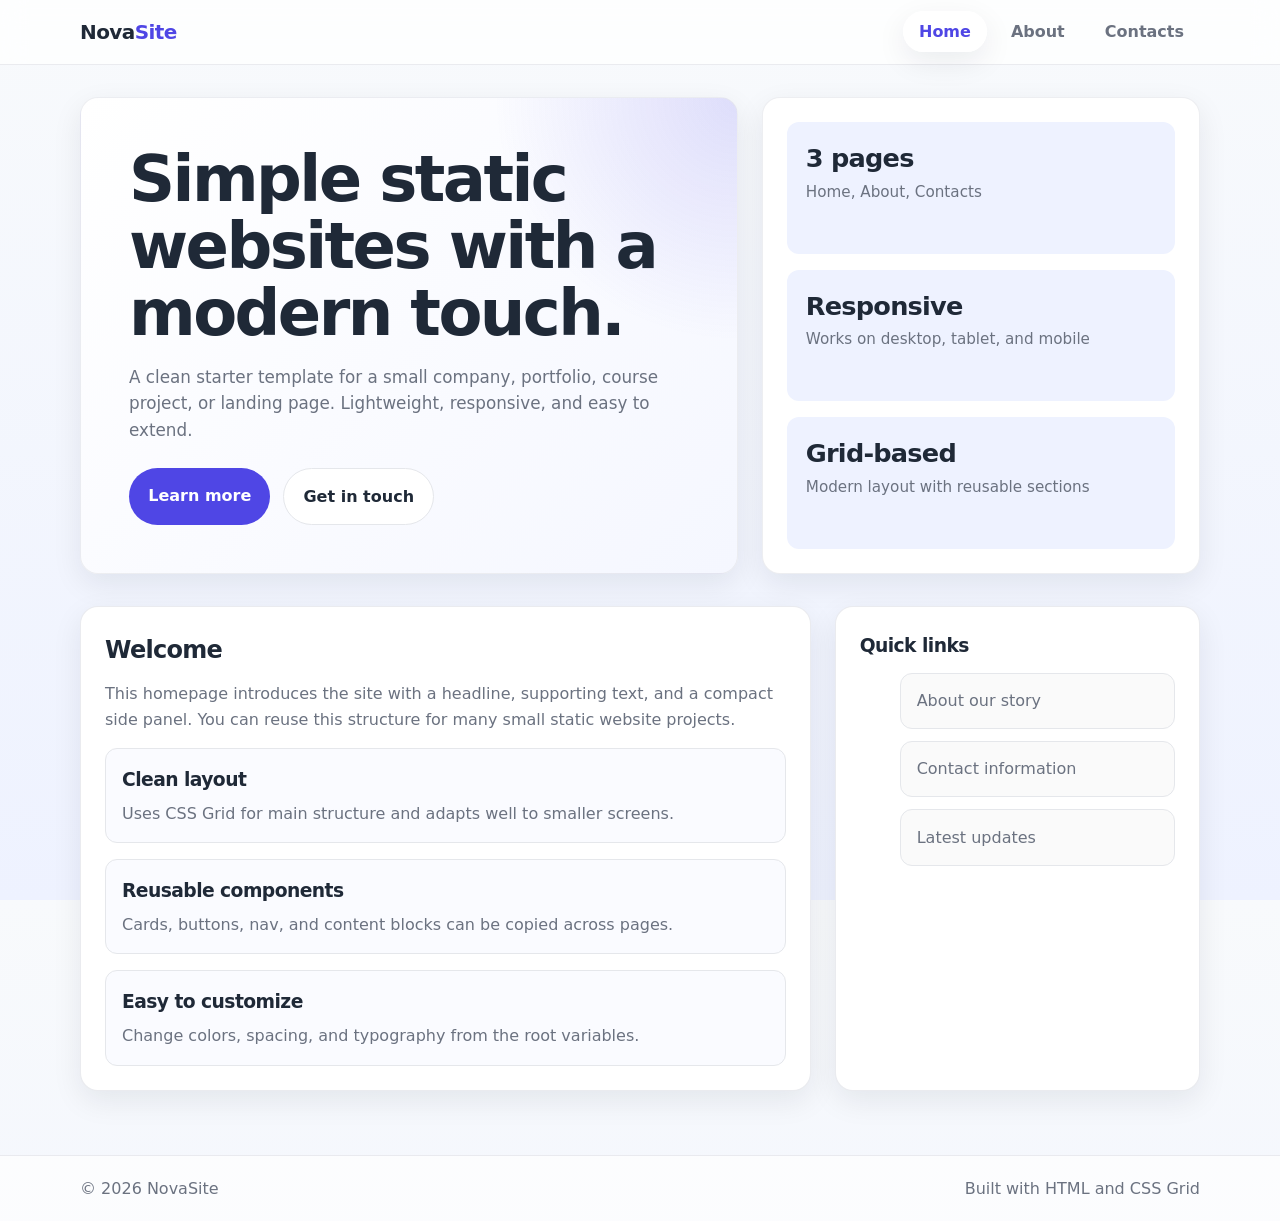
<file: index.html>
<!DOCTYPE html>
<html lang="en">

    <head>
        <meta charset="UTF-8">
        <meta name="viewport" content="width=device-width, initial-scale=1.0">
        <title>Home | NovaSite</title>
        <link rel="stylesheet" href="css/reset.css">
        <link rel="stylesheet" href="css/styles.css">
    </head>

    <body>
  <div class="site-layout">
    <header class="site-header">
      <div class="container header-inner">
        <a href="index.html" class="logo">Nova<span>Site</span></a>
        <nav>
          <ul class="nav-list">
            <li><a href="index.html" class="active">Home</a></li>
            <li><a href="about.html">About</a></li>
            <li><a href="contact.html">Contacts</a></li>
          </ul>
        </nav>
      </div>
    </header>

    <main class="page">
      <div class="container">
        <section class="hero">
          <div class="hero-content">
            <h1>Simple static websites with a modern touch.</h1>
            <p>
              A clean starter template for a small company, portfolio, course project,
              or landing page. Lightweight, responsive, and easy to extend.
            </p>
            <div class="hero-actions">
              <a href="about.html" class="button button-primary">Learn more</a>
              <a href="contact.html" class="button button-secondary">Get in touch</a>
            </div>
          </div>

          <aside class="hero-panel">
            <div class="stat-card">
              <strong>3 pages</strong>
              <span>Home, About, Contacts</span>
            </div>
            <div class="stat-card">
              <strong>Responsive</strong>
              <span>Works on desktop, tablet, and mobile</span>
            </div>
            <div class="stat-card">
              <strong>Grid-based</strong>
              <span>Modern layout with reusable sections</span>
            </div>
          </aside>
        </section>

        <section class="content-grid">
          <article class="card">
            <h2>Welcome</h2>
            <p>
              This homepage introduces the site with a headline, supporting text,
              and a compact side panel. You can reuse this structure for many
              small static website projects.
            </p>

            <div class="feature-list">
              <div class="feature-item">
                <h3>Clean layout</h3>
                <p>Uses CSS Grid for main structure and adapts well to smaller screens.</p>
              </div>
              <div class="feature-item">
                <h3>Reusable components</h3>
                <p>Cards, buttons, nav, and content blocks can be copied across pages.</p>
              </div>
              <div class="feature-item">
                <h3>Easy to customize</h3>
                <p>Change colors, spacing, and typography from the root variables.</p>
              </div>
            </div>
          </article>

          <aside class="card">
            <h3>Quick links</h3>
            <ul class="sidebar-list">
              <li><a href="about.html">About our story</a></li>
              <li><a href="contact.html">Contact information</a></li>
              <li><a href="#">Latest updates</a></li>
            </ul>
          </aside>
        </section>
      </div>
    </main>

    <footer class="site-footer">
      <div class="container footer-inner">
        <p>© 2026 NovaSite</p>
        <p>Built with HTML and CSS Grid</p>
      </div>
    </footer>
  </div>
</body>

</html>
</file>
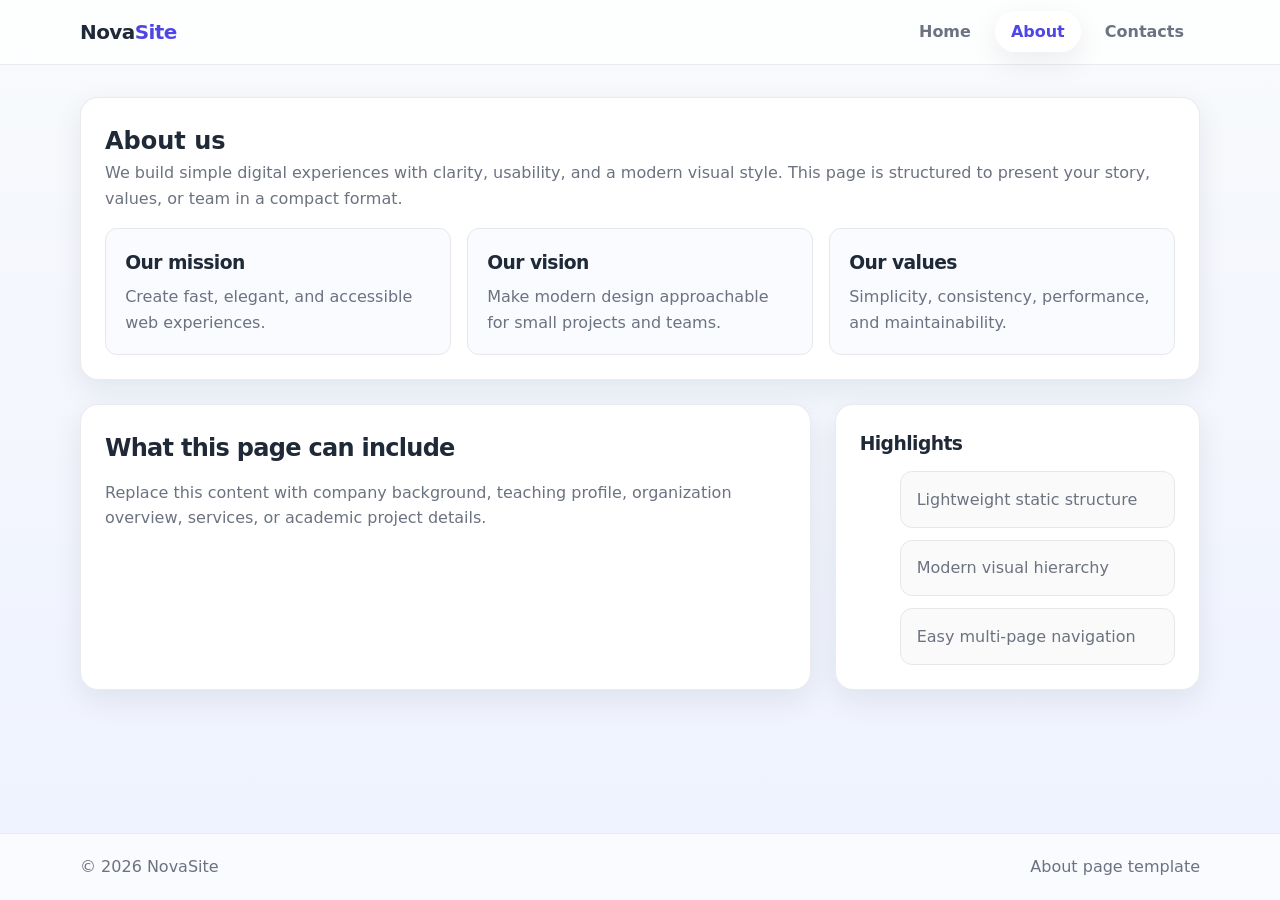
<file: about.html>
<!DOCTYPE html>
<html lang="en">
<head>
  <meta charset="UTF-8" />
  <meta name="viewport" content="width=device-width, initial-scale=1.0" />
  <title>About | NovaSite</title>
  <link rel="stylesheet" href="css/reset.css" />
  <link rel="stylesheet" href="css/styles.css" />
</head>
<body>
  <div class="site-layout">
    <header class="site-header">
      <div class="container header-inner">
        <a href="index.html" class="logo">Nova<span>Site</span></a>
        <nav>
          <ul class="nav-list">
            <li><a href="index.html">Home</a></li>
            <li><a href="about.html" class="active">About</a></li>
            <li><a href="contact.html">Contacts</a></li>
          </ul>
        </nav>
      </div>
    </header>

    <main class="page">
      <div class="container">
        <section class="card">
          <h1>About us</h1>
          <p>
            We build simple digital experiences with clarity, usability, and a
            modern visual style. This page is structured to present your story,
            values, or team in a compact format.
          </p>

          <div class="info-grid">
            <div class="info-box">
              <h3>Our mission</h3>
              <p>Create fast, elegant, and accessible web experiences.</p>
            </div>
            <div class="info-box">
              <h3>Our vision</h3>
              <p>Make modern design approachable for small projects and teams.</p>
            </div>
            <div class="info-box">
              <h3>Our values</h3>
              <p>Simplicity, consistency, performance, and maintainability.</p>
            </div>
          </div>
        </section>

        <section class="content-grid" style="margin-top: 1.5rem;">
          <article class="card">
            <h2>What this page can include</h2>
            <p>
              Replace this content with company background, teaching profile,
              organization overview, services, or academic project details.
            </p>
          </article>

          <aside class="card">
            <h3>Highlights</h3>
            <ul class="sidebar-list">
              <li>Lightweight static structure</li>
              <li>Modern visual hierarchy</li>
              <li>Easy multi-page navigation</li>
            </ul>
          </aside>
        </section>
      </div>
    </main>

    <footer class="site-footer">
      <div class="container footer-inner">
        <p>© 2026 NovaSite</p>
        <p>About page template</p>
      </div>
    </footer>
  </div>
</body>
</html>
</file>
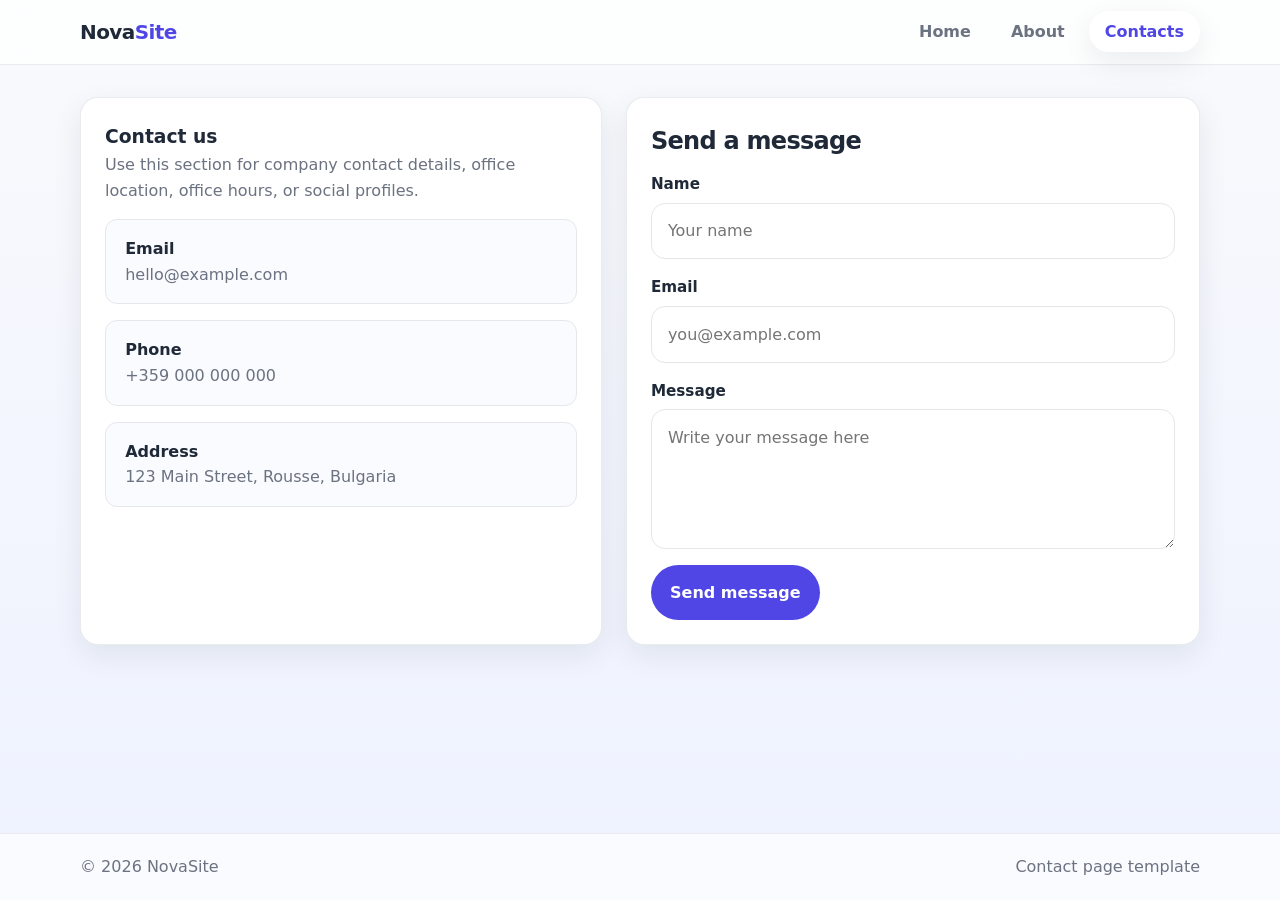
<file: contact.html>
<!DOCTYPE html>
<html lang="en">
<head>
  <meta charset="UTF-8" />
  <meta name="viewport" content="width=device-width, initial-scale=1.0" />
  <title>Contacts | NovaSite</title>
  <link rel="stylesheet" href="css/reset.css" />
  <link rel="stylesheet" href="css/styles.css" />
</head>
<body>
  <div class="site-layout">
    <header class="site-header">
      <div class="container header-inner">
        <a href="index.html" class="logo">Nova<span>Site</span></a>
        <nav>
          <ul class="nav-list">
            <li><a href="index.html">Home</a></li>
            <li><a href="about.html">About</a></li>
            <li><a href="contact.html" class="active">Contacts</a></li>
          </ul>
        </nav>
      </div>
    </header>

    <main class="page">
      <div class="container">
        <section class="contact-grid">
          <aside class="card">
            <h1>Contact us</h1>
            <p>
              Use this section for company contact details, office location,
              office hours, or social profiles.
            </p>

            <div class="contact-details" style="margin-top: 1rem;">
              <div class="contact-item">
                <strong>Email</strong>
                <p>hello@example.com</p>
              </div>
              <div class="contact-item">
                <strong>Phone</strong>
                <p>+359 000 000 000</p>
              </div>
              <div class="contact-item">
                <strong>Address</strong>
                <p>123 Main Street, Rousse, Bulgaria</p>
              </div>
            </div>
          </aside>

          <section class="card">
            <h2>Send a message</h2>
            <form>
              <div class="form-group">
                <label for="name">Name</label>
                <input id="name" type="text" placeholder="Your name" />
              </div>

              <div class="form-group">
                <label for="email">Email</label>
                <input id="email" type="email" placeholder="you@example.com" />
              </div>

              <div class="form-group">
                <label for="message">Message</label>
                <textarea id="message" placeholder="Write your message here"></textarea>
              </div>

              <button type="submit" class="button button-primary">Send message</button>
            </form>
          </section>
        </section>
      </div>
    </main>

    <footer class="site-footer">
      <div class="container footer-inner">
        <p>© 2026 NovaSite</p>
        <p>Contact page template</p>
      </div>
    </footer>
  </div>
</body>
</html>
</file>
<file: css/styles.css>
:root {
  --bg: #f5f7fb;
  --surface: #ffffff;
  --surface-2: #eef2ff;
  --text: #1f2937;
  --muted: #6b7280;
  --primary: #4f46e5;
  --primary-dark: #3730a3;
  --border: #e5e7eb;
  --shadow: 0 10px 30px rgba(15, 23, 42, 0.08);
  --radius: 18px;
  --radius-sm: 12px;
  --max-width: 1120px;
}

html {
  scroll-behavior: smooth;
}

body {
  font-family: Inter, system-ui, -apple-system, BlinkMacSystemFont, "Segoe UI",
    Roboto, sans-serif;
  background: linear-gradient(180deg, #f8fafc 0%, #eef2ff 100%);
  color: var(--text);
  line-height: 1.6;
}

a {
  color: inherit;
  text-decoration: none;
}

img {
  border-radius: var(--radius-sm);
}

.container {
  width: min(100% - 2rem, var(--max-width));
  margin-inline: auto;
}

.site-layout {
  min-height: 100vh;
  display: grid;
  grid-template-rows: auto 1fr auto;
}

/* Header */
.site-header {
  position: sticky;
  top: 0;
  z-index: 100;
  backdrop-filter: blur(12px);
  background: rgba(255, 255, 255, 0.75);
  border-bottom: 1px solid rgba(229, 231, 235, 0.8);
}

.header-inner {
  display: flex;
  align-items: center;
  justify-content: space-between;
  gap: 1rem;
  padding: 1rem 0;
}

.logo {
  font-size: 1.25rem;
  font-weight: 800;
  letter-spacing: -0.03em;
}

.logo span {
  color: var(--primary);
}

.nav-list {
  display: flex;
  align-items: center;
  gap: 0.5rem;
}

.nav-list a {
  padding: 0.7rem 1rem;
  border-radius: 999px;
  color: var(--muted);
  font-weight: 600;
  transition: 0.2s ease;
}

.nav-list a:hover,
.nav-list a.active {
  background: var(--surface);
  color: var(--primary);
  box-shadow: var(--shadow);
}

/* Main page wrapper */
.page {
  padding: 2rem 0 4rem;
}

/* Hero */
.hero {
  display: grid;
  grid-template-columns: 1.2fr 0.8fr;
  gap: 1.5rem;
  align-items: stretch;
  margin-bottom: 2rem;
}

.hero-content,
.hero-panel {
  background: var(--surface);
  border: 1px solid rgba(229, 231, 235, 0.7);
  border-radius: var(--radius);
  box-shadow: var(--shadow);
}

.hero-content {
  padding: 3rem;
  background:
    radial-gradient(circle at top right, rgba(79, 70, 229, 0.16), transparent 30%),
    linear-gradient(135deg, #ffffff 0%, #f5f7ff 100%);
}

.hero-content h1 {
  font-size: clamp(2.2rem, 5vw, 4rem);
  line-height: 1.05;
  letter-spacing: -0.04em;
  margin-bottom: 1rem;
}

.hero-content p {
  max-width: 60ch;
  color: var(--muted);
  font-size: 1.05rem;
  margin-bottom: 1.5rem;
}

.hero-actions {
  display: flex;
  flex-wrap: wrap;
  gap: 0.8rem;
}

.button {
  display: inline-block;
  padding: 0.9rem 1.2rem;
  border-radius: 999px;
  font-weight: 700;
  transition: 0.2s ease;
}

.button-primary {
  background: var(--primary);
  color: white;
}

.button-primary:hover {
  background: var(--primary-dark);
  transform: translateY(-1px);
}

.button-secondary {
  background: var(--surface);
  border: 1px solid var(--border);
}

.button-secondary:hover {
  box-shadow: var(--shadow);
}

.hero-panel {
  padding: 1.5rem;
  display: grid;
  gap: 1rem;
}

.stat-card {
  background: var(--surface-2);
  border-radius: var(--radius-sm);
  padding: 1rem 1.2rem;
}

.stat-card strong {
  display: block;
  font-size: 1.6rem;
  letter-spacing: -0.03em;
}

.stat-card span {
  color: var(--muted);
  font-size: 0.95rem;
}

/* Content grid */
.content-grid {
  display: grid;
  grid-template-columns: 2fr 1fr;
  gap: 1.5rem;
}

.card {
  background: var(--surface);
  border: 1px solid rgba(229, 231, 235, 0.8);
  border-radius: var(--radius);
  box-shadow: var(--shadow);
  padding: 1.5rem;
}

.card h2,
.card h3 {
  margin-bottom: 0.75rem;
  letter-spacing: -0.03em;
}

.card p {
  color: var(--muted);
}

.feature-list {
  display: grid;
  gap: 1rem;
  margin-top: 1rem;
}

.feature-item {
  padding: 1rem;
  border: 1px solid var(--border);
  border-radius: var(--radius-sm);
  background: #fafbff;
}

.feature-item h3 {
  margin-bottom: 0.35rem;
}

/* Sidebar */
.sidebar-list {
  display: grid;
  gap: 0.75rem;
}

.sidebar-list li {
  background: #fafafa;
  border: 1px solid var(--border);
  border-radius: var(--radius-sm);
  padding: 0.9rem 1rem;
  color: var(--muted);
}

/* About page */
.info-grid {
  display: grid;
  grid-template-columns: repeat(3, 1fr);
  gap: 1rem;
  margin-top: 1rem;
}

.info-box {
  padding: 1.2rem;
  border-radius: var(--radius-sm);
  background: #fafbff;
  border: 1px solid var(--border);
}

.info-box h3 {
  margin-bottom: 0.4rem;
}

/* Contact page */
.contact-grid {
  display: grid;
  grid-template-columns: 1fr 1.1fr;
  gap: 1.5rem;
}

.contact-details {
  display: grid;
  gap: 1rem;
}

.contact-item {
  padding: 1rem 1.2rem;
  background: #fafbff;
  border: 1px solid var(--border);
  border-radius: var(--radius-sm);
}

.form-group {
  display: grid;
  gap: 0.4rem;
  margin-bottom: 1rem;
}

label {
  font-weight: 600;
  font-size: 0.95rem;
}

input,
textarea {
  width: 100%;
  border: 1px solid var(--border);
  border-radius: 14px;
  padding: 0.9rem 1rem;
  background: white;
  color: var(--text);
  outline: none;
}

input:focus,
textarea:focus {
  border-color: var(--primary);
  box-shadow: 0 0 0 4px rgba(79, 70, 229, 0.12);
}

textarea {
  min-height: 140px;
  resize: vertical;
}

/* Footer */
.site-footer {
  border-top: 1px solid rgba(229, 231, 235, 0.8);
  background: rgba(255, 255, 255, 0.7);
}

.footer-inner {
  padding: 1.25rem 0;
  color: var(--muted);
  display: flex;
  justify-content: space-between;
  gap: 1rem;
  flex-wrap: wrap;
}

/* Responsive */
@media (max-width: 900px) {
  .hero,
  .content-grid,
  .contact-grid,
  .info-grid {
    grid-template-columns: 1fr;
  }

  .hero-content {
    padding: 2rem;
  }
}

@media (max-width: 640px) {
  .header-inner {
    flex-direction: column;
    align-items: flex-start;
  }

  .nav-list {
    flex-wrap: wrap;
  }

  .hero-content h1 {
    font-size: 2.4rem;
  }

  .page {
    padding-top: 1.25rem;
  }
}
</file>
